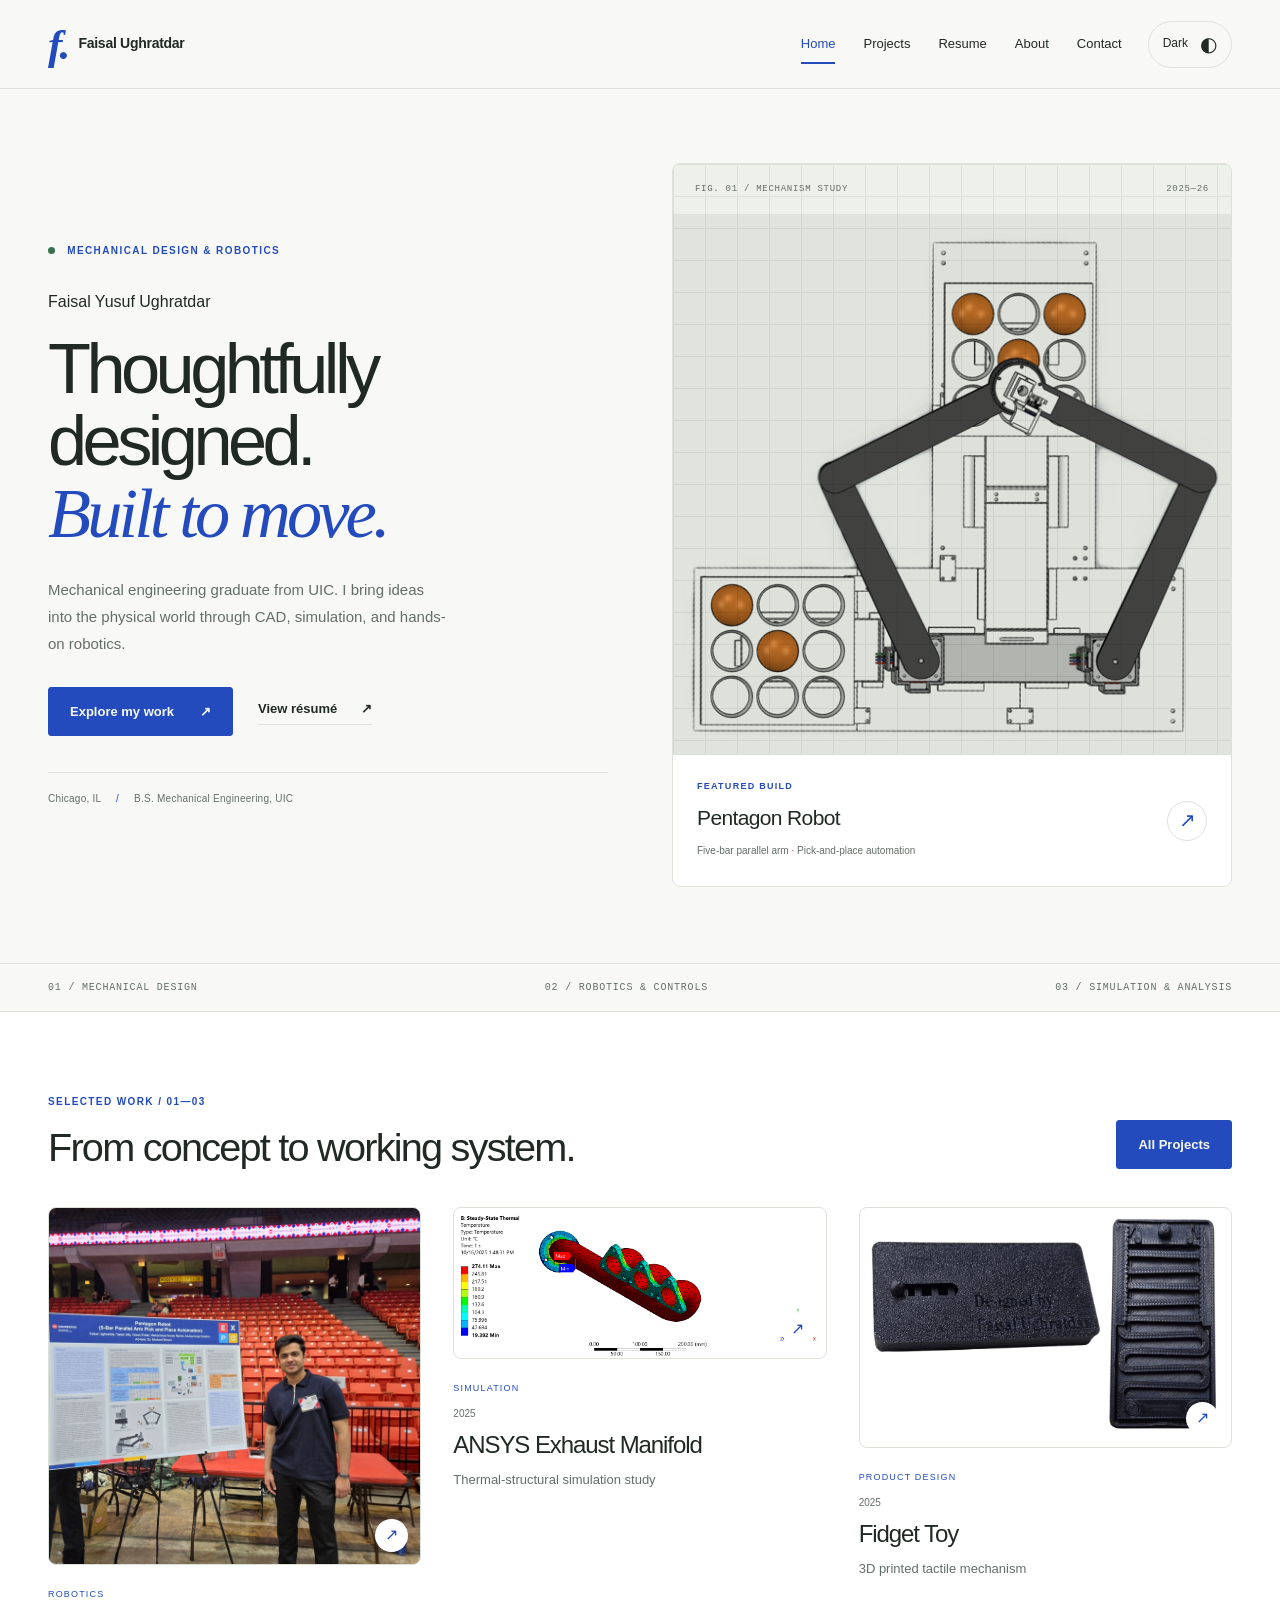
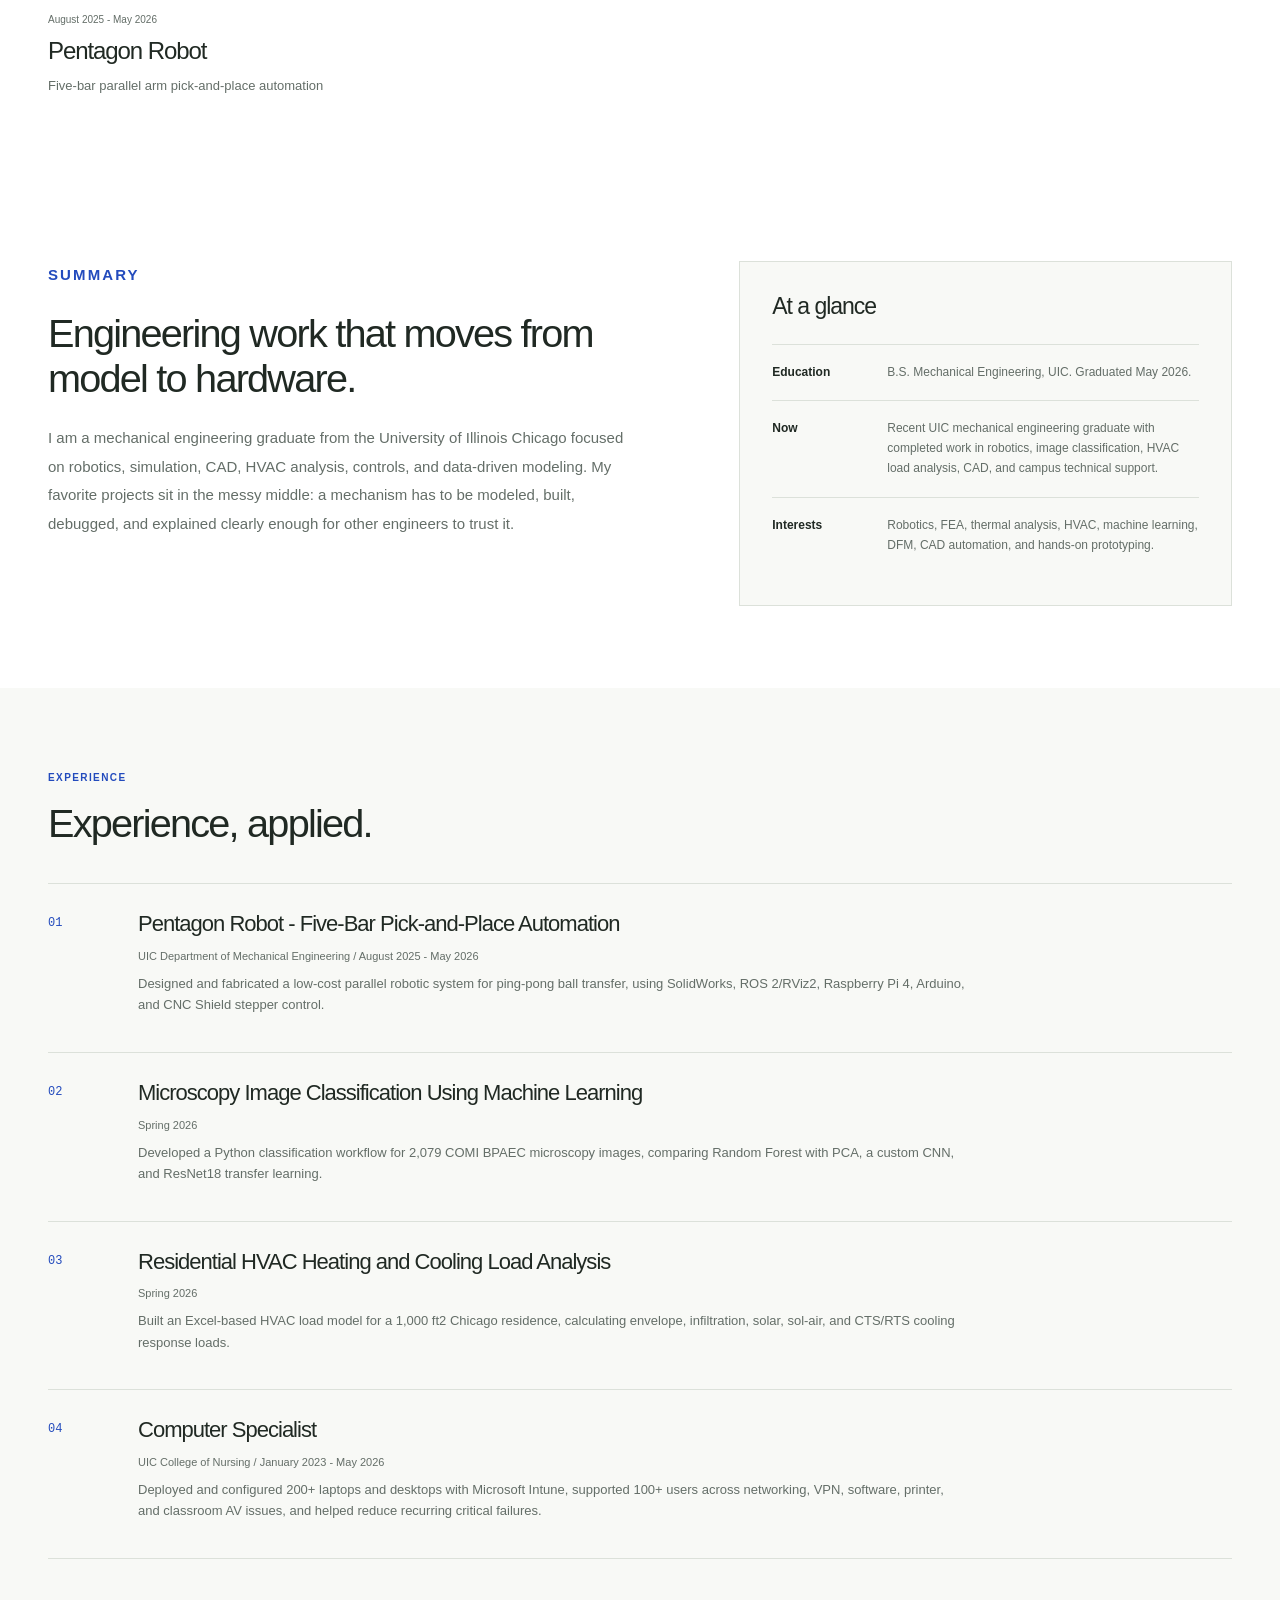
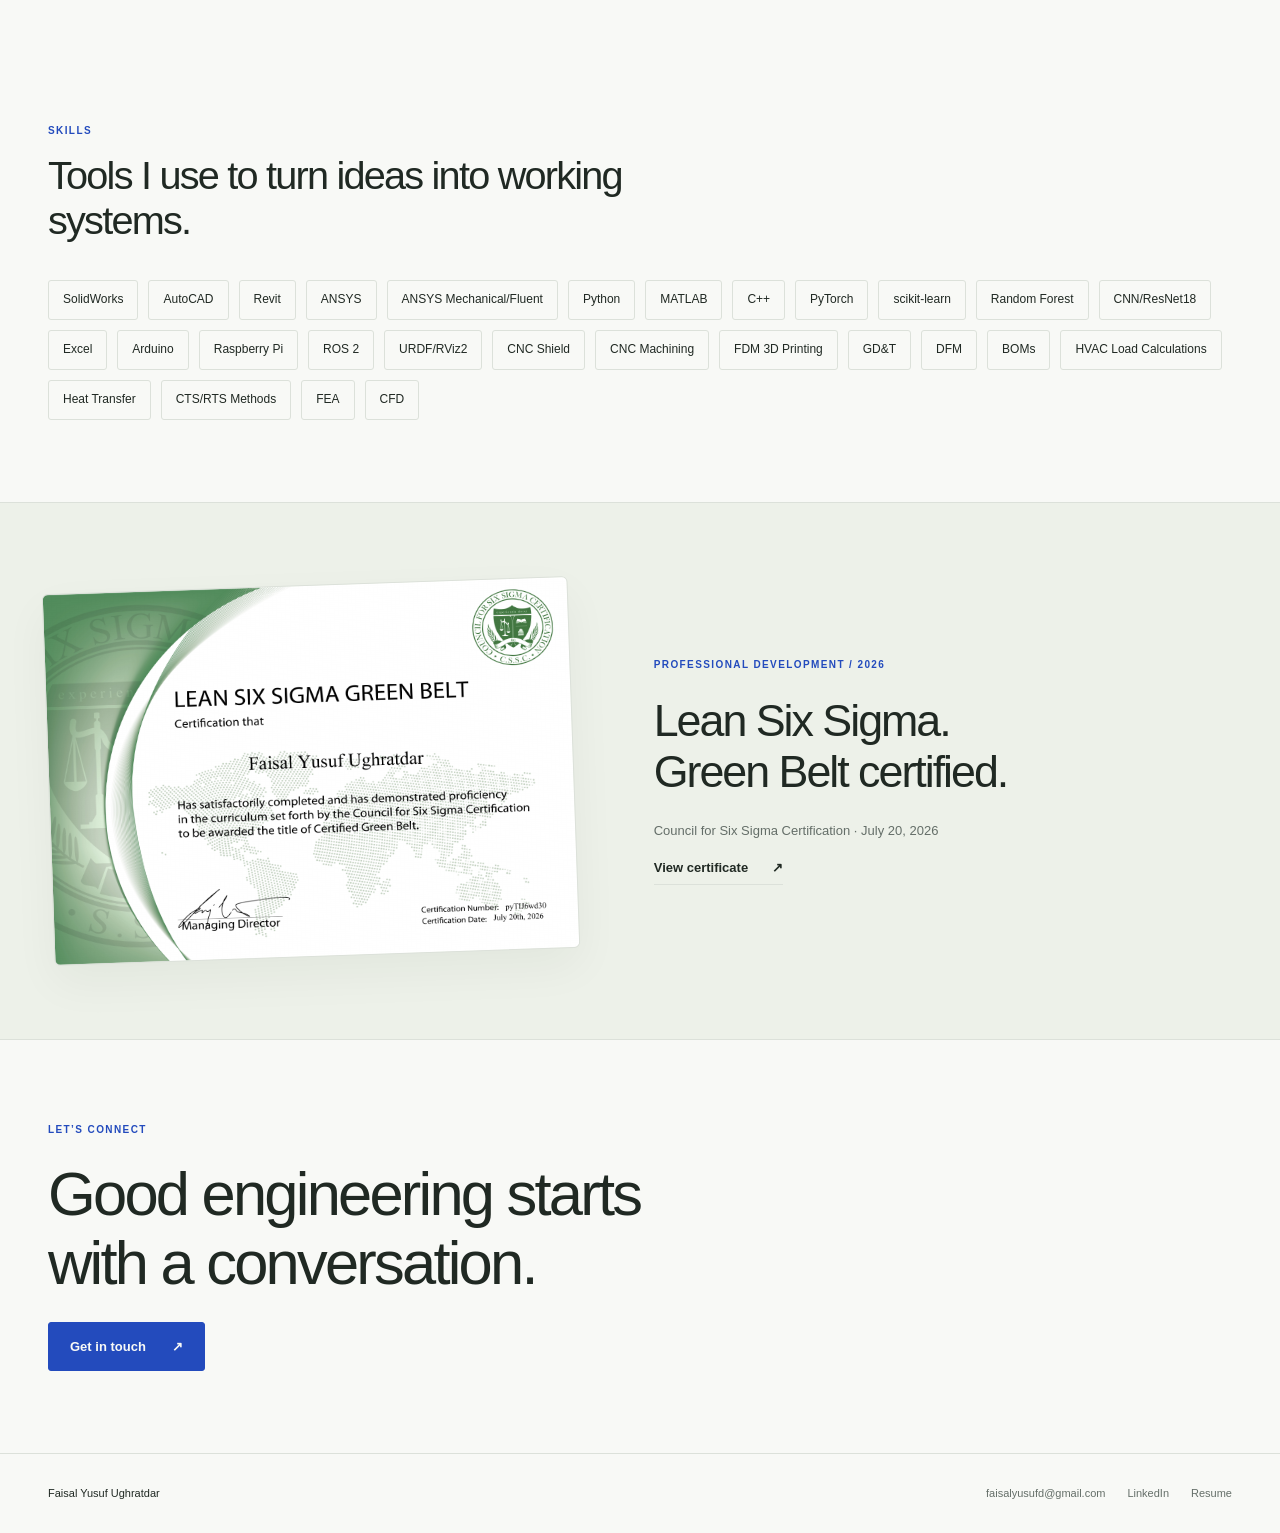
<file: index.html>
<!doctype html>
<html lang="en">
  <head>
    <meta charset="utf-8">
    <meta name="viewport" content="width=device-width, initial-scale=1">
    <meta
      name="description"
      content="Mechanical engineering portfolio for Faisal Yusuf Ughratdar, featuring robotics, CAD, ANSYS simulation, and product design projects.">
    <title>Faisal Yusuf Ughratdar | Mechanical Engineering Portfolio</title>
    <script src="/assets/js/theme.js"></script>
    <meta name="color-scheme" content="light dark">
    <link rel="icon" href="/assets/favicon.svg" type="image/svg+xml">
    <link rel="stylesheet" href="/assets/css/styles.css">
    <link rel="canonical" href="https://mechengrfaisal.com/">
    <meta property="og:type" content="website">
    <meta property="og:title" content="Faisal Yusuf Ughratdar | Mechanical Engineering Portfolio">
    <meta property="og:description" content="Mechanical engineering portfolio for Faisal Yusuf Ughratdar, featuring robotics, CAD, ANSYS simulation, and product design projects.">
    <meta property="og:url" content="https://mechengrfaisal.com/">
    <meta property="og:image" content="https://mechengrfaisal.com/assets/media/projects/pentagon-robot/cad-assembly.png">
    <meta name="twitter:card" content="summary_large_image">
  </head>
  <body>
    <a class="skip-link" href="#main">Skip to content</a>
    <header class="site-header">
      <div class="shell nav-shell">
        <a class="brand" href="/" aria-label="Faisal Yusuf Ughratdar home">
          <span class="brand-mark">f<span class="brand-dot">.</span></span>
          <span>Faisal Ughratdar</span>
        </a>
        <button class="theme-toggle" type="button" data-theme-toggle aria-label="Switch to dark mode" aria-pressed="false">Dark <span aria-hidden="true">◐</span></button>
        <button class="nav-toggle" type="button" aria-expanded="false" aria-label="Open navigation" data-nav-toggle>Menu</button>
        <nav class="nav-links" aria-label="Main navigation" data-nav>
          <a href="/" aria-current="page">Home</a>
          <a href="/projects/">Projects</a>
          <a href="/resume/">Resume</a>
          <a href="/about/">About</a>
          <a href="/contact/">Contact</a>
        </nav>
      </div>
    </header>

    <main id="main">
      <section class="hero shell">
        <div class="hero-copy">
          <p class="eyebrow"><span class="status-dot"></span> Mechanical design &amp; robotics</p>
          <p class="hero-name">Faisal Yusuf Ughratdar</p>
          <h1>Thoughtfully<br>designed.<br><em>Built to move.</em></h1>
          <p class="hero-description">Mechanical engineering graduate from UIC. I bring ideas into the physical world through CAD, simulation, and hands-on robotics.</p>
          <div class="hero-actions"><a class="button" href="/projects/">Explore my work <span aria-hidden="true">↗</span></a><a class="text-link" href="/assets/media/resume/faisal-ughratdar-resume.pdf">View résumé <span aria-hidden="true">↗</span></a></div>
          <div class="hero-location">Chicago, IL <span> / </span> B.S. Mechanical Engineering, UIC</div>
        </div>
        <a class="hero-drawing" href="/projects/pentagon-robot/" aria-label="Explore the Pentagon Robot project">
          <div class="drawing-header"><span>FIG. 01 / MECHANISM STUDY</span><span>2025—26</span></div>
          <div class="drawing-art"><img src="/assets/media/projects/pentagon-robot/cad-assembly.png" alt="Top-view CAD assembly of the five-bar Pentagon Robot" fetchpriority="high"></div>
          <div class="drawing-caption"><div><span class="eyebrow">Featured build</span><strong>Pentagon Robot</strong><span>Five-bar parallel arm · Pick-and-place automation</span></div><span class="circle-arrow" aria-hidden="true">↗</span></div>
        </a>
      </section>
      <div class="discipline-strip"><div class="shell"><span>01 / Mechanical design</span><span>02 / Robotics &amp; controls</span><span>03 / Simulation &amp; analysis</span></div></div>
      <section class="section section--white">
        <div class="shell">
          <div class="section-heading">
            <div>
              <p class="eyebrow">Selected work / 01—03</p>
              <h2>From concept to working system.</h2>
            </div>
            <a class="button button--dark" href="/projects/">All Projects</a>
          </div>
          <div class="project-grid" data-featured-projects></div>
        </div>
      </section>
      <section class="section section--white">
        <div class="shell intro-grid">
          <div class="intro-copy">
            <p class="eyebrow">Summary</p>
            <h2>Engineering work that moves from model to hardware.</h2>
            <p>
              I am a mechanical engineering graduate from the University of Illinois Chicago focused on robotics,
              simulation, CAD, HVAC analysis, controls, and data-driven modeling. My favorite projects sit in the messy middle:
              a mechanism has to be modeled, built, debugged, and explained clearly enough for other engineers to trust it.
            </p>
          </div>
          <aside class="signal-board">
            <h2>At a glance</h2>
            <div class="signal-row">
              <strong>Education</strong>
              <span>B.S. Mechanical Engineering, UIC. Graduated May 2026.</span>
            </div>
            <div class="signal-row">
              <strong>Now</strong>
              <span>Recent UIC mechanical engineering graduate with completed work in robotics, image classification, HVAC load analysis, CAD, and campus technical support.</span>
            </div>
            <div class="signal-row">
              <strong>Interests</strong>
              <span>Robotics, FEA, thermal analysis, HVAC, machine learning, DFM, CAD automation, and hands-on prototyping.</span>
            </div>
          </aside>
        </div>
      </section>

      <section class="section">
        <div class="shell">
          <div class="section-heading">
            <div>
              <p class="eyebrow">Experience</p>
              <h2>Experience, applied.</h2>
            </div>
          </div>
          <div class="timeline">
            <article class="timeline-item">
              <div class="timeline-dot">1</div>
              <div class="timeline-card">
                <h3>Pentagon Robot - Five-Bar Pick-and-Place Automation</h3>
                <p>UIC Department of Mechanical Engineering / August 2025 - May 2026</p>
                <p>
                  Designed and fabricated a low-cost parallel robotic system for ping-pong ball transfer, using
                  SolidWorks, ROS 2/RViz2, Raspberry Pi 4, Arduino, and CNC Shield stepper control.
                </p>
              </div>
            </article>
            <article class="timeline-item">
              <div class="timeline-dot">2</div>
              <div class="timeline-card">
                <h3>Microscopy Image Classification Using Machine Learning</h3>
                <p>Spring 2026</p>
                <p>
                  Developed a Python classification workflow for 2,079 COMI BPAEC microscopy images, comparing
                  Random Forest with PCA, a custom CNN, and ResNet18 transfer learning.
                </p>
              </div>
            </article>
            <article class="timeline-item">
              <div class="timeline-dot">3</div>
              <div class="timeline-card">
                <h3>Residential HVAC Heating and Cooling Load Analysis</h3>
                <p>Spring 2026</p>
                <p>
                  Built an Excel-based HVAC load model for a 1,000 ft2 Chicago residence, calculating envelope,
                  infiltration, solar, sol-air, and CTS/RTS cooling response loads.
                </p>
              </div>
            </article>
            <article class="timeline-item">
              <div class="timeline-dot">4</div>
              <div class="timeline-card">
                <h3>Computer Specialist</h3>
                <p>UIC College of Nursing / January 2023 - May 2026</p>
                <p>
                  Deployed and configured 200+ laptops and desktops with Microsoft Intune, supported 100+ users across
                  networking, VPN, software, printer, and classroom AV issues, and helped reduce recurring critical failures.
                </p>
              </div>
            </article>
          </div>
        </div>
      </section>



      <section class="section">
        <div class="shell">
          <div class="section-heading">
            <div>
              <p class="eyebrow">Skills</p>
              <h2>Tools I use to turn ideas into working systems.</h2>
            </div>
          </div>
          <div class="skills-cloud" data-skills></div>
        </div>
      </section>
<section class="section certification-section"><div class="shell certification"><a class="certificate-image" href="/assets/media/certifications/lean-six-sigma-green-belt.pdf" target="_blank" rel="noreferrer" aria-label="Open Lean Six Sigma Green Belt certificate PDF"><img src="/assets/media/certifications/lean-six-sigma-green-belt.png" alt="Lean Six Sigma Green Belt certificate awarded to Faisal Yusuf Ughratdar" width="1400" height="990" loading="lazy"></a><div><p class="eyebrow">Professional development / 2026</p><h2>Lean Six Sigma.<br>Green Belt certified.</h2><p>Council for Six Sigma Certification · July 20, 2026</p><a class="text-link" href="/assets/media/certifications/lean-six-sigma-green-belt.pdf" target="_blank" rel="noreferrer">View certificate <span aria-hidden="true">↗</span></a></div></div></section><section class="section shell closing"><p class="eyebrow">Let’s connect</p><h2>Good engineering starts<br>with a conversation.</h2><a class="button" href="/contact/">Get in touch <span aria-hidden="true">↗</span></a></section>
    </main>

    <footer class="site-footer">
      <div class="shell footer-shell">
        <strong data-profile-name>Faisal Yusuf Ughratdar</strong>
        <div class="footer-links">
          <a href="mailto:faisalyusufd@gmail.com" data-profile-email>Email</a>
          <a href="https://linkedin.com/in/mechengineerfaisal" data-profile-linkedin target="_blank" rel="noreferrer">LinkedIn</a>
          <a href="/assets/media/resume/faisal-ughratdar-resume.pdf" data-profile-resume>Resume</a>
        </div>
      </div>
    </footer>

    <script src="/assets/js/data.js"></script>
    <script src="/assets/js/site.js"></script>
  </body>
</html>
</file>
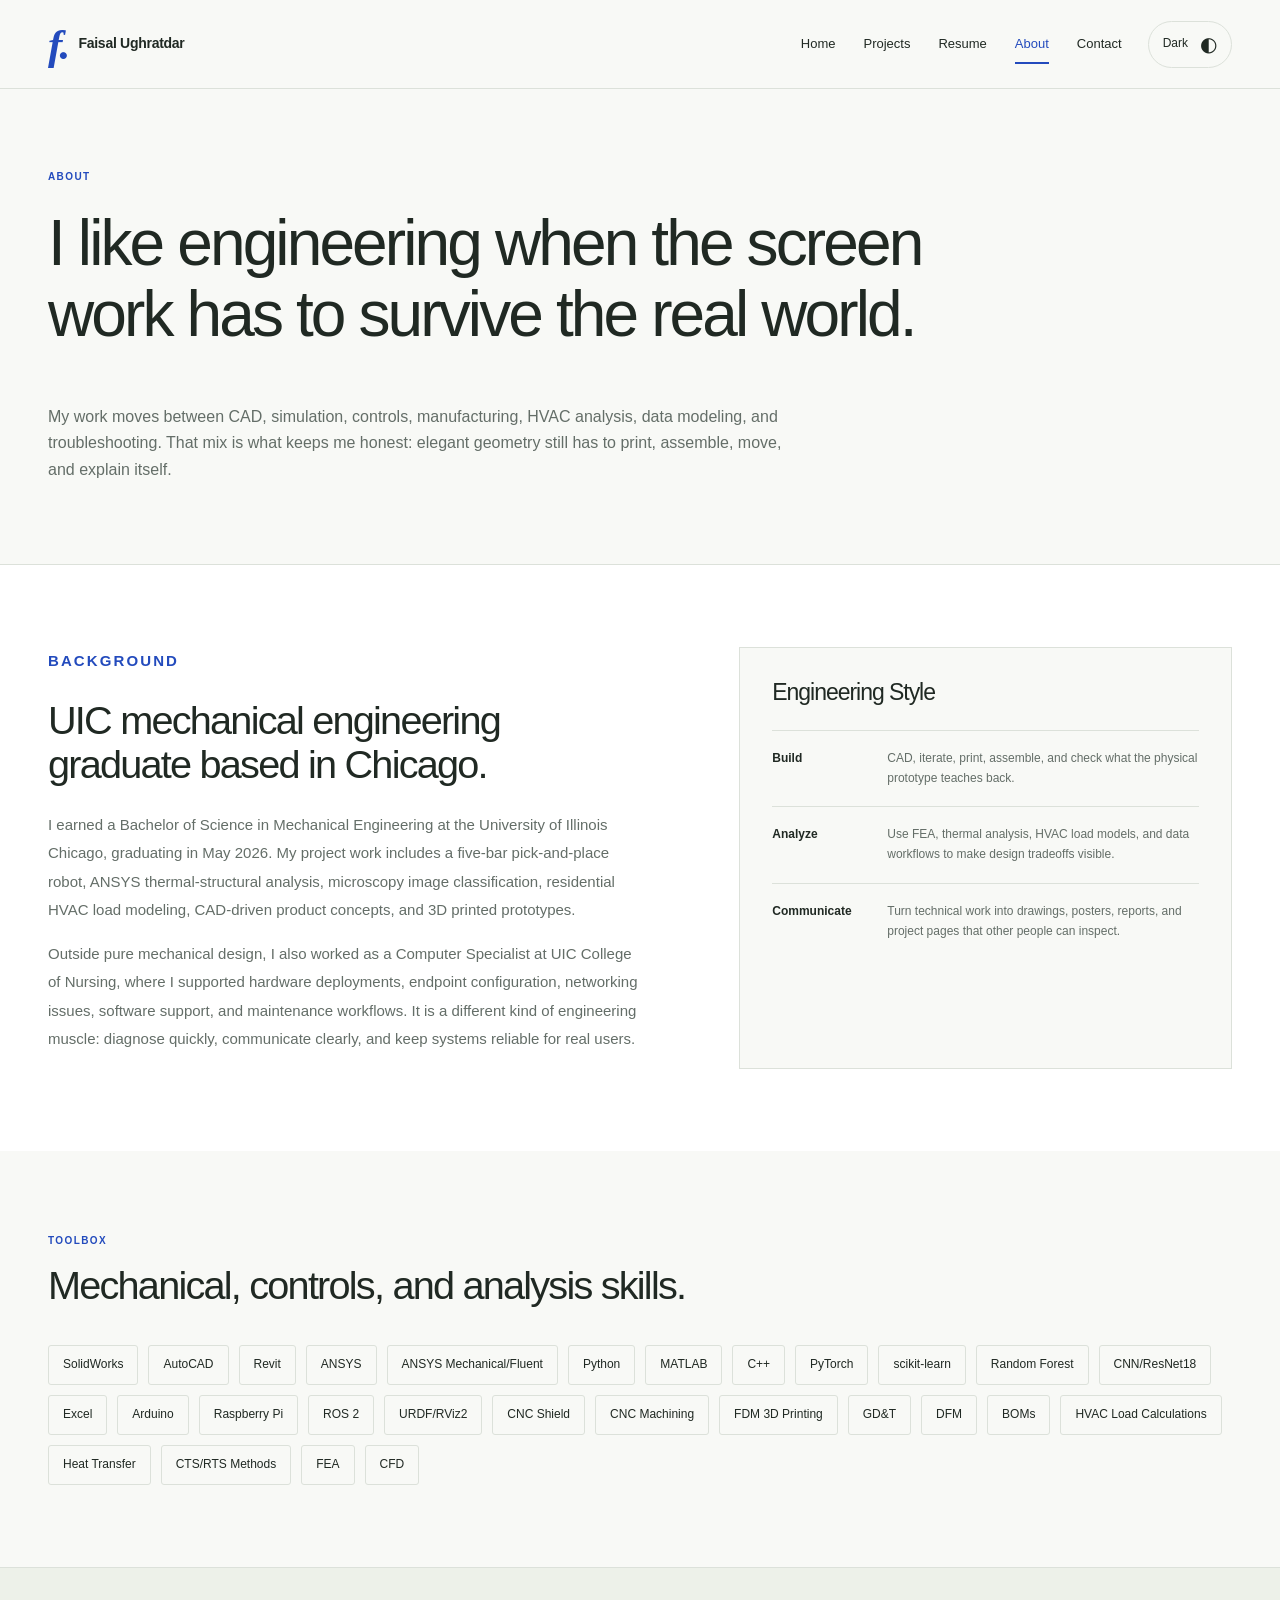
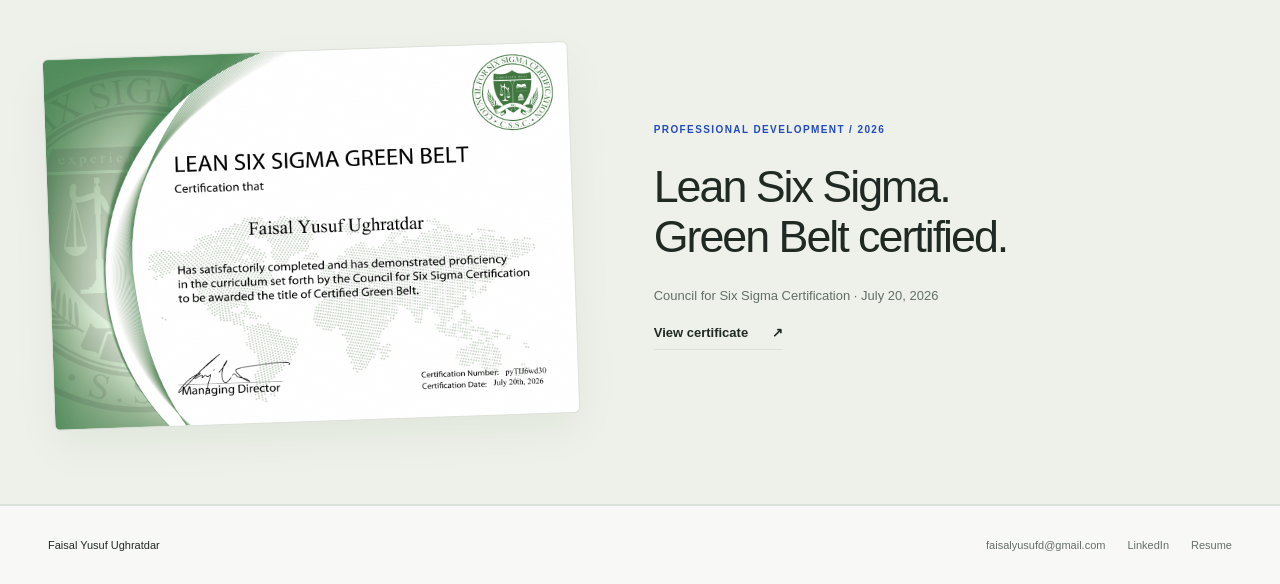
<file: about.html>
<!doctype html>
<html lang="en">
  <head>
    <meta charset="utf-8">
    <meta name="viewport" content="width=device-width, initial-scale=1">
    <meta name="description" content="About Faisal Yusuf Ughratdar.">
    <title>About | Faisal Yusuf Ughratdar</title>
    <script src="/assets/js/theme.js"></script>
    <meta name="color-scheme" content="light dark">
    <link rel="icon" href="/assets/favicon.svg" type="image/svg+xml">
    <link rel="stylesheet" href="/assets/css/styles.css">
    <link rel="canonical" href="https://mechengrfaisal.com/about/">
    <meta property="og:type" content="website">
    <meta property="og:title" content="About | Faisal Yusuf Ughratdar">
    <meta property="og:description" content="About Faisal Yusuf Ughratdar.">
    <meta property="og:url" content="https://mechengrfaisal.com/about/">
    <meta property="og:image" content="https://mechengrfaisal.com/assets/media/projects/pentagon-robot/cad-assembly.png">
    <meta name="twitter:card" content="summary_large_image">
  </head>
  <body>
    <a class="skip-link" href="#main">Skip to content</a>
    <header class="site-header site-header--light">
      <div class="shell nav-shell">
        <a class="brand" href="/" aria-label="Faisal Yusuf Ughratdar home">
          <span class="brand-mark">f<span class="brand-dot">.</span></span>
          <span>Faisal Ughratdar</span>
        </a>
        <button class="theme-toggle" type="button" data-theme-toggle aria-label="Switch to dark mode" aria-pressed="false">Dark <span aria-hidden="true">◐</span></button>
        <button class="nav-toggle" type="button" aria-expanded="false" aria-label="Open navigation" data-nav-toggle>Menu</button>
        <nav class="nav-links" aria-label="Main navigation" data-nav>
          <a href="/">Home</a>
          <a href="/projects/">Projects</a>
          <a href="/resume/">Resume</a>
          <a href="/about/" aria-current="page">About</a>
          <a href="/contact/">Contact</a>
        </nav>
      </div>
    </header>

    <main id="main">
      <section class="page-hero">
        <div class="shell">
          <p class="eyebrow">About</p>
          <h1>I like engineering when the screen work has to survive the real world.</h1>
          <p>
            My work moves between CAD, simulation, controls, manufacturing, HVAC analysis, data modeling, and troubleshooting. That mix is what keeps
            me honest: elegant geometry still has to print, assemble, move, and explain itself.
          </p>
        </div>
      </section>

      <section class="section section--white">
        <div class="shell intro-grid">
          <div class="intro-copy">
            <p class="eyebrow">Background</p>
            <h2>UIC mechanical engineering graduate based in Chicago.</h2>
            <p>
              I earned a Bachelor of Science in Mechanical Engineering at the University of Illinois Chicago,
              graduating in May 2026. My project work includes a five-bar pick-and-place robot, ANSYS thermal-structural
              analysis, microscopy image classification, residential HVAC load modeling, CAD-driven product concepts,
              and 3D printed prototypes.
            </p>
            <p>
              Outside pure mechanical design, I also worked as a Computer Specialist at UIC College of Nursing, where I
              supported hardware deployments, endpoint configuration, networking issues, software support, and maintenance
              workflows. It is a different kind of engineering muscle: diagnose quickly, communicate clearly, and keep
              systems reliable for real users.
            </p>
          </div>
          <aside class="signal-board">
            <h2>Engineering Style</h2>
            <div class="signal-row">
              <strong>Build</strong>
              <span>CAD, iterate, print, assemble, and check what the physical prototype teaches back.</span>
            </div>
            <div class="signal-row">
              <strong>Analyze</strong>
              <span>Use FEA, thermal analysis, HVAC load models, and data workflows to make design tradeoffs visible.</span>
            </div>
            <div class="signal-row">
              <strong>Communicate</strong>
              <span>Turn technical work into drawings, posters, reports, and project pages that other people can inspect.</span>
            </div>
          </aside>
        </div>
      </section>

      <section class="section">
        <div class="shell">
          <div class="section-heading">
            <div>
              <p class="eyebrow">Toolbox</p>
              <h2>Mechanical, controls, and analysis skills.</h2>
            </div>
          </div>
          <div class="skills-cloud" data-skills></div>
        </div>
      </section>
<section class="section certification-section"><div class="shell certification"><a class="certificate-image" href="/assets/media/certifications/lean-six-sigma-green-belt.pdf" target="_blank" rel="noreferrer" aria-label="Open Lean Six Sigma Green Belt certificate PDF"><img src="/assets/media/certifications/lean-six-sigma-green-belt.png" alt="Lean Six Sigma Green Belt certificate awarded to Faisal Yusuf Ughratdar" width="1400" height="990" loading="lazy"></a><div><p class="eyebrow">Professional development / 2026</p><h2>Lean Six Sigma.<br>Green Belt certified.</h2><p>Council for Six Sigma Certification · July 20, 2026</p><a class="text-link" href="/assets/media/certifications/lean-six-sigma-green-belt.pdf" target="_blank" rel="noreferrer">View certificate <span aria-hidden="true">↗</span></a></div></div></section>
    </main>

    <footer class="site-footer">
      <div class="shell footer-shell">
        <strong data-profile-name>Faisal Yusuf Ughratdar</strong>
        <div class="footer-links">
          <a href="mailto:faisalyusufd@gmail.com" data-profile-email>Email</a>
          <a href="https://linkedin.com/in/mechengineerfaisal" data-profile-linkedin target="_blank" rel="noreferrer">LinkedIn</a>
          <a href="/assets/media/resume/faisal-ughratdar-resume.pdf" data-profile-resume>Resume</a>
        </div>
      </div>
    </footer>

    <script src="/assets/js/data.js"></script>
    <script src="/assets/js/site.js"></script>
  </body>
</html>
</file>
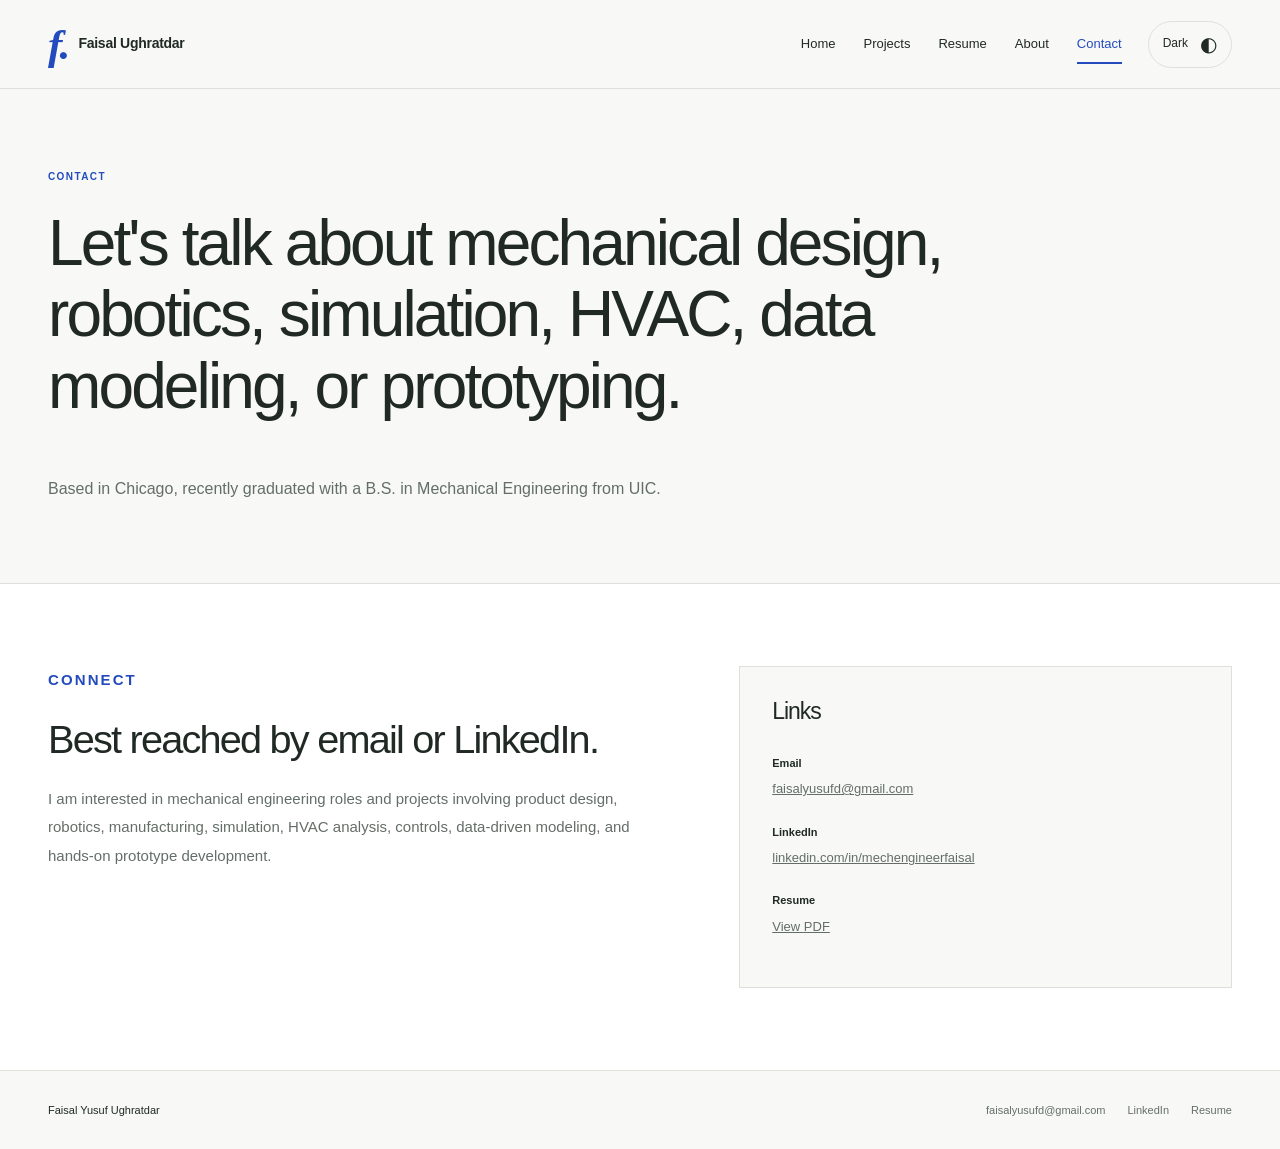
<file: contact.html>
<!doctype html>
<html lang="en">
  <head>
    <meta charset="utf-8">
    <meta name="viewport" content="width=device-width, initial-scale=1">
    <meta name="description" content="Contact Faisal Yusuf Ughratdar.">
    <title>Contact | Faisal Yusuf Ughratdar</title>
    <script src="/assets/js/theme.js"></script>
    <meta name="color-scheme" content="light dark">
    <link rel="icon" href="/assets/favicon.svg" type="image/svg+xml">
    <link rel="stylesheet" href="/assets/css/styles.css">
    <link rel="canonical" href="https://mechengrfaisal.com/contact/">
    <meta property="og:type" content="website">
    <meta property="og:title" content="Contact | Faisal Yusuf Ughratdar">
    <meta property="og:description" content="Contact Faisal Yusuf Ughratdar.">
    <meta property="og:url" content="https://mechengrfaisal.com/contact/">
    <meta property="og:image" content="https://mechengrfaisal.com/assets/media/projects/pentagon-robot/cad-assembly.png">
    <meta name="twitter:card" content="summary_large_image">
  </head>
  <body>
    <a class="skip-link" href="#main">Skip to content</a>
    <header class="site-header site-header--light">
      <div class="shell nav-shell">
        <a class="brand" href="/" aria-label="Faisal Yusuf Ughratdar home">
          <span class="brand-mark">f<span class="brand-dot">.</span></span>
          <span>Faisal Ughratdar</span>
        </a>
        <button class="theme-toggle" type="button" data-theme-toggle aria-label="Switch to dark mode" aria-pressed="false">Dark <span aria-hidden="true">◐</span></button>
        <button class="nav-toggle" type="button" aria-expanded="false" aria-label="Open navigation" data-nav-toggle>Menu</button>
        <nav class="nav-links" aria-label="Main navigation" data-nav>
          <a href="/">Home</a>
          <a href="/projects/">Projects</a>
          <a href="/resume/">Resume</a>
          <a href="/about/">About</a>
          <a href="/contact/" aria-current="page">Contact</a>
        </nav>
      </div>
    </header>

    <main id="main">
      <section class="page-hero">
        <div class="shell">
          <p class="eyebrow">Contact</p>
          <h1>Let's talk about mechanical design, robotics, simulation, HVAC, data modeling, or prototyping.</h1>
          <p>Based in Chicago, recently graduated with a B.S. in Mechanical Engineering from UIC.</p>
        </div>
      </section>

      <section class="section section--white">
        <div class="shell contact-grid">
          <div class="intro-copy">
            <p class="eyebrow">Connect</p>
            <h2>Best reached by email or LinkedIn.</h2>
            <p>
              I am interested in mechanical engineering roles and projects involving product design, robotics,
              manufacturing, simulation, HVAC analysis, controls, data-driven modeling, and hands-on prototype development.
            </p>
          </div>
          <aside class="contact-card">
            <h2>Links</h2>
            <p><strong>Email</strong><br><a href="mailto:faisalyusufd@gmail.com" data-profile-email>faisalyusufd@gmail.com</a></p>
            <p><strong>LinkedIn</strong><br><a href="https://linkedin.com/in/mechengineerfaisal" data-profile-linkedin target="_blank" rel="noreferrer">linkedin.com/in/mechengineerfaisal</a></p>
            <p><strong>Resume</strong><br><a href="/assets/media/resume/faisal-ughratdar-resume.pdf" data-profile-resume>View PDF</a></p>
          </aside>
        </div>
      </section>
    </main>

    <footer class="site-footer">
      <div class="shell footer-shell">
        <strong data-profile-name>Faisal Yusuf Ughratdar</strong>
        <div class="footer-links">
          <a href="mailto:faisalyusufd@gmail.com" data-profile-email>Email</a>
          <a href="https://linkedin.com/in/mechengineerfaisal" data-profile-linkedin target="_blank" rel="noreferrer">LinkedIn</a>
          <a href="/assets/media/resume/faisal-ughratdar-resume.pdf" data-profile-resume>Resume</a>
        </div>
      </div>
    </footer>

    <script src="/assets/js/data.js"></script>
    <script src="/assets/js/site.js"></script>
  </body>
</html>
</file>
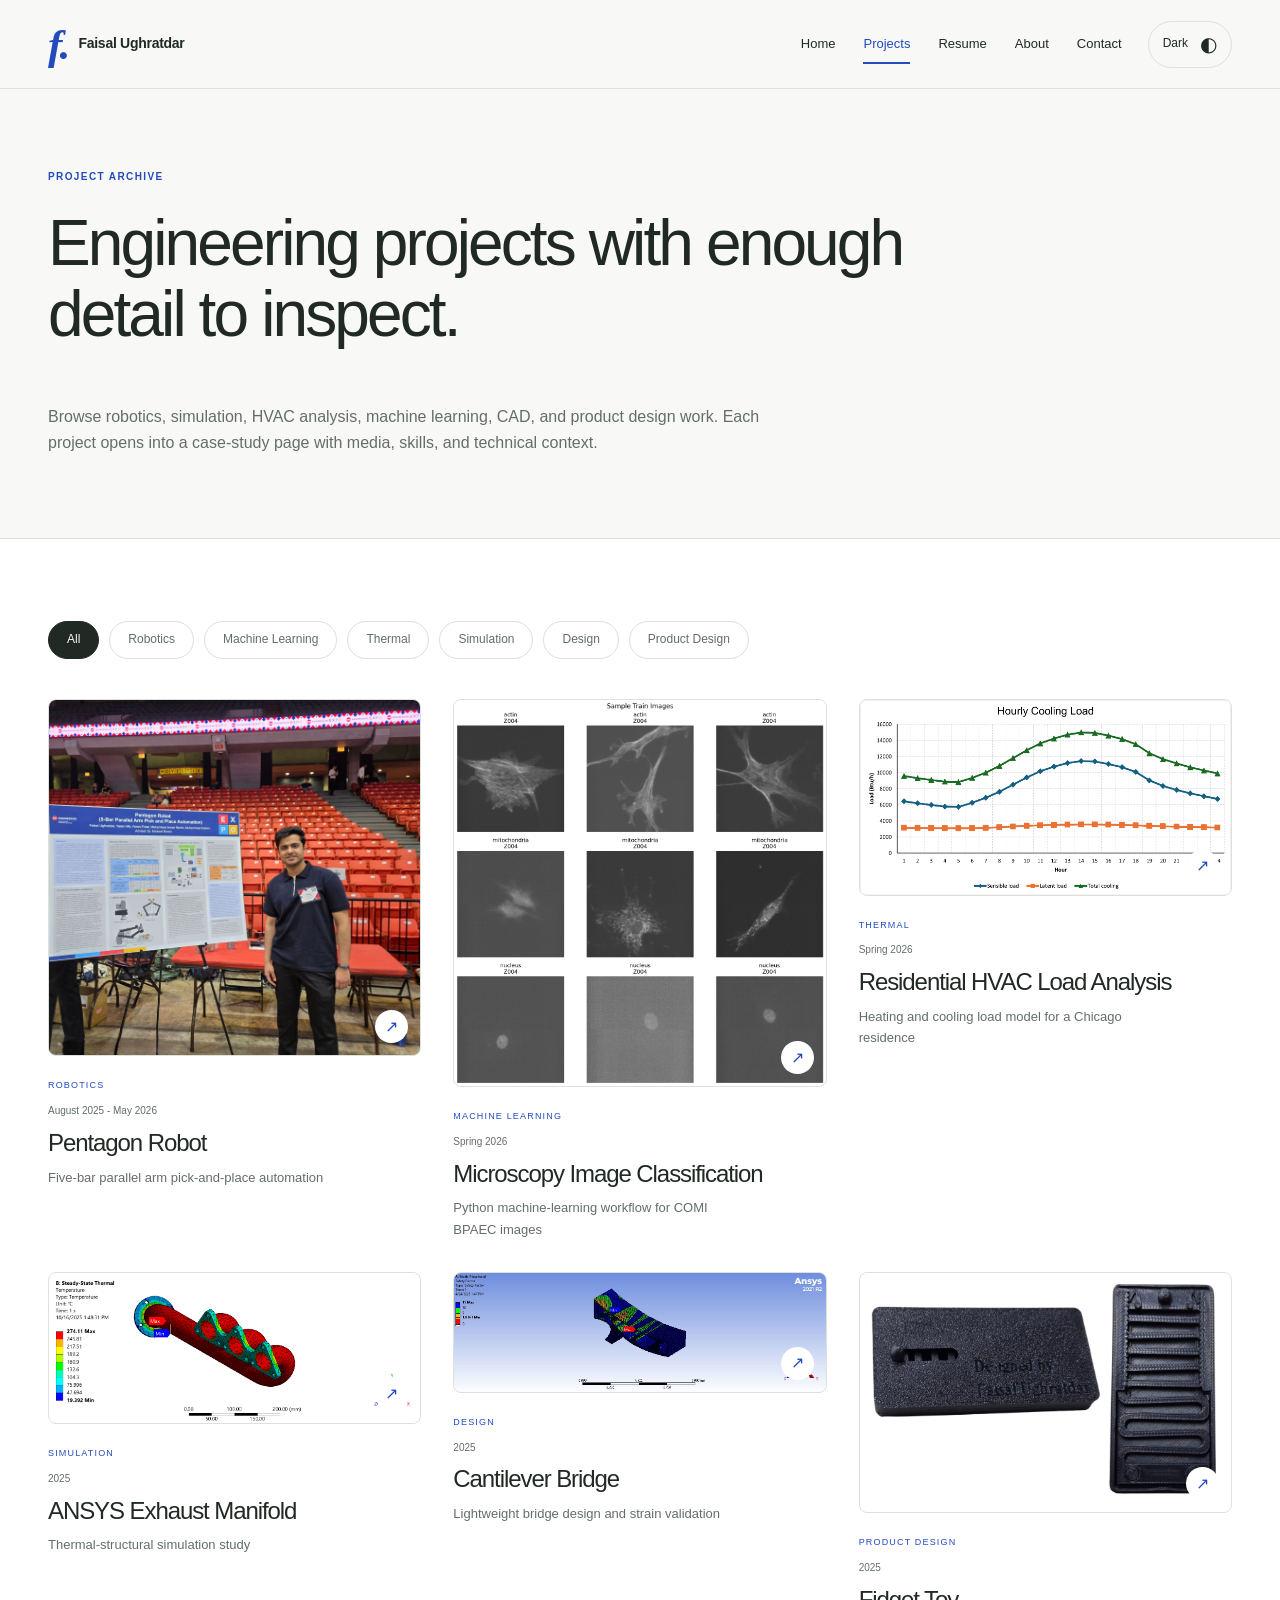
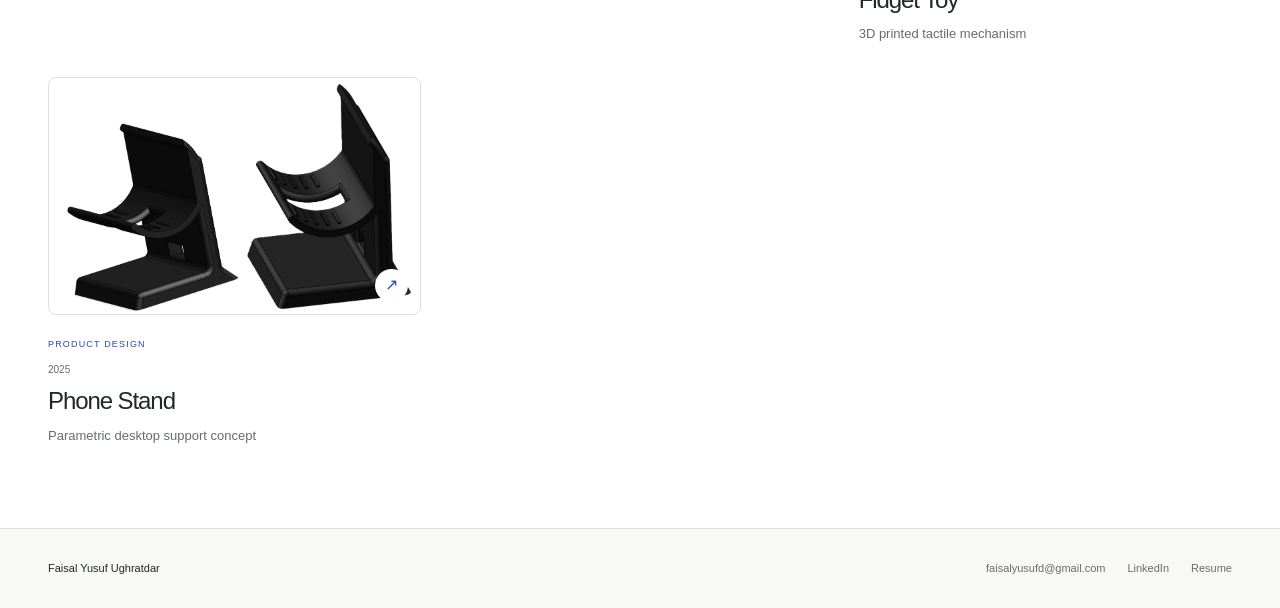
<file: projects.html>
<!doctype html>
<html lang="en">
  <head>
    <meta charset="utf-8">
    <meta name="viewport" content="width=device-width, initial-scale=1">
    <meta name="description" content="Engineering projects by Faisal Yusuf Ughratdar.">
    <title>Projects | Faisal Yusuf Ughratdar</title>
    <script src="/assets/js/theme.js"></script>
    <meta name="color-scheme" content="light dark">
    <link rel="icon" href="/assets/favicon.svg" type="image/svg+xml">
    <link rel="stylesheet" href="/assets/css/styles.css">
    <link rel="canonical" href="https://mechengrfaisal.com/projects/">
    <meta property="og:type" content="website">
    <meta property="og:title" content="Projects | Faisal Yusuf Ughratdar">
    <meta property="og:description" content="Engineering projects by Faisal Yusuf Ughratdar.">
    <meta property="og:url" content="https://mechengrfaisal.com/projects/">
    <meta property="og:image" content="https://mechengrfaisal.com/assets/media/projects/pentagon-robot/cad-assembly.png">
    <meta name="twitter:card" content="summary_large_image">
  </head>
  <body>
    <a class="skip-link" href="#main">Skip to content</a>
    <header class="site-header site-header--light">
      <div class="shell nav-shell">
        <a class="brand" href="/" aria-label="Faisal Yusuf Ughratdar home">
          <span class="brand-mark">f<span class="brand-dot">.</span></span>
          <span>Faisal Ughratdar</span>
        </a>
        <button class="theme-toggle" type="button" data-theme-toggle aria-label="Switch to dark mode" aria-pressed="false">Dark <span aria-hidden="true">◐</span></button>
        <button class="nav-toggle" type="button" aria-expanded="false" aria-label="Open navigation" data-nav-toggle>Menu</button>
        <nav class="nav-links" aria-label="Main navigation" data-nav>
          <a href="/">Home</a>
          <a href="/projects/" aria-current="page">Projects</a>
          <a href="/resume/">Resume</a>
          <a href="/about/">About</a>
          <a href="/contact/">Contact</a>
        </nav>
      </div>
    </header>

    <main id="main">
      <section class="page-hero">
        <div class="shell">
          <p class="eyebrow">Project Archive</p>
          <h1>Engineering projects with enough detail to inspect.</h1>
          <p>Browse robotics, simulation, HVAC analysis, machine learning, CAD, and product design work. Each project opens into a case-study page with media, skills, and technical context.</p>
        </div>
      </section>

      <section class="section section--white">
        <div class="shell">
          <div class="filter-bar" data-project-filters></div>
          <div class="project-grid" data-project-grid></div>
        </div>
      </section>
    </main>

    <footer class="site-footer">
      <div class="shell footer-shell">
        <strong data-profile-name>Faisal Yusuf Ughratdar</strong>
        <div class="footer-links">
          <a href="mailto:faisalyusufd@gmail.com" data-profile-email>Email</a>
          <a href="https://linkedin.com/in/mechengineerfaisal" data-profile-linkedin target="_blank" rel="noreferrer">LinkedIn</a>
          <a href="/assets/media/resume/faisal-ughratdar-resume.pdf" data-profile-resume>Resume</a>
        </div>
      </div>
    </footer>

    <script src="/assets/js/data.js"></script>
    <script src="/assets/js/site.js"></script>
  </body>
</html>
</file>
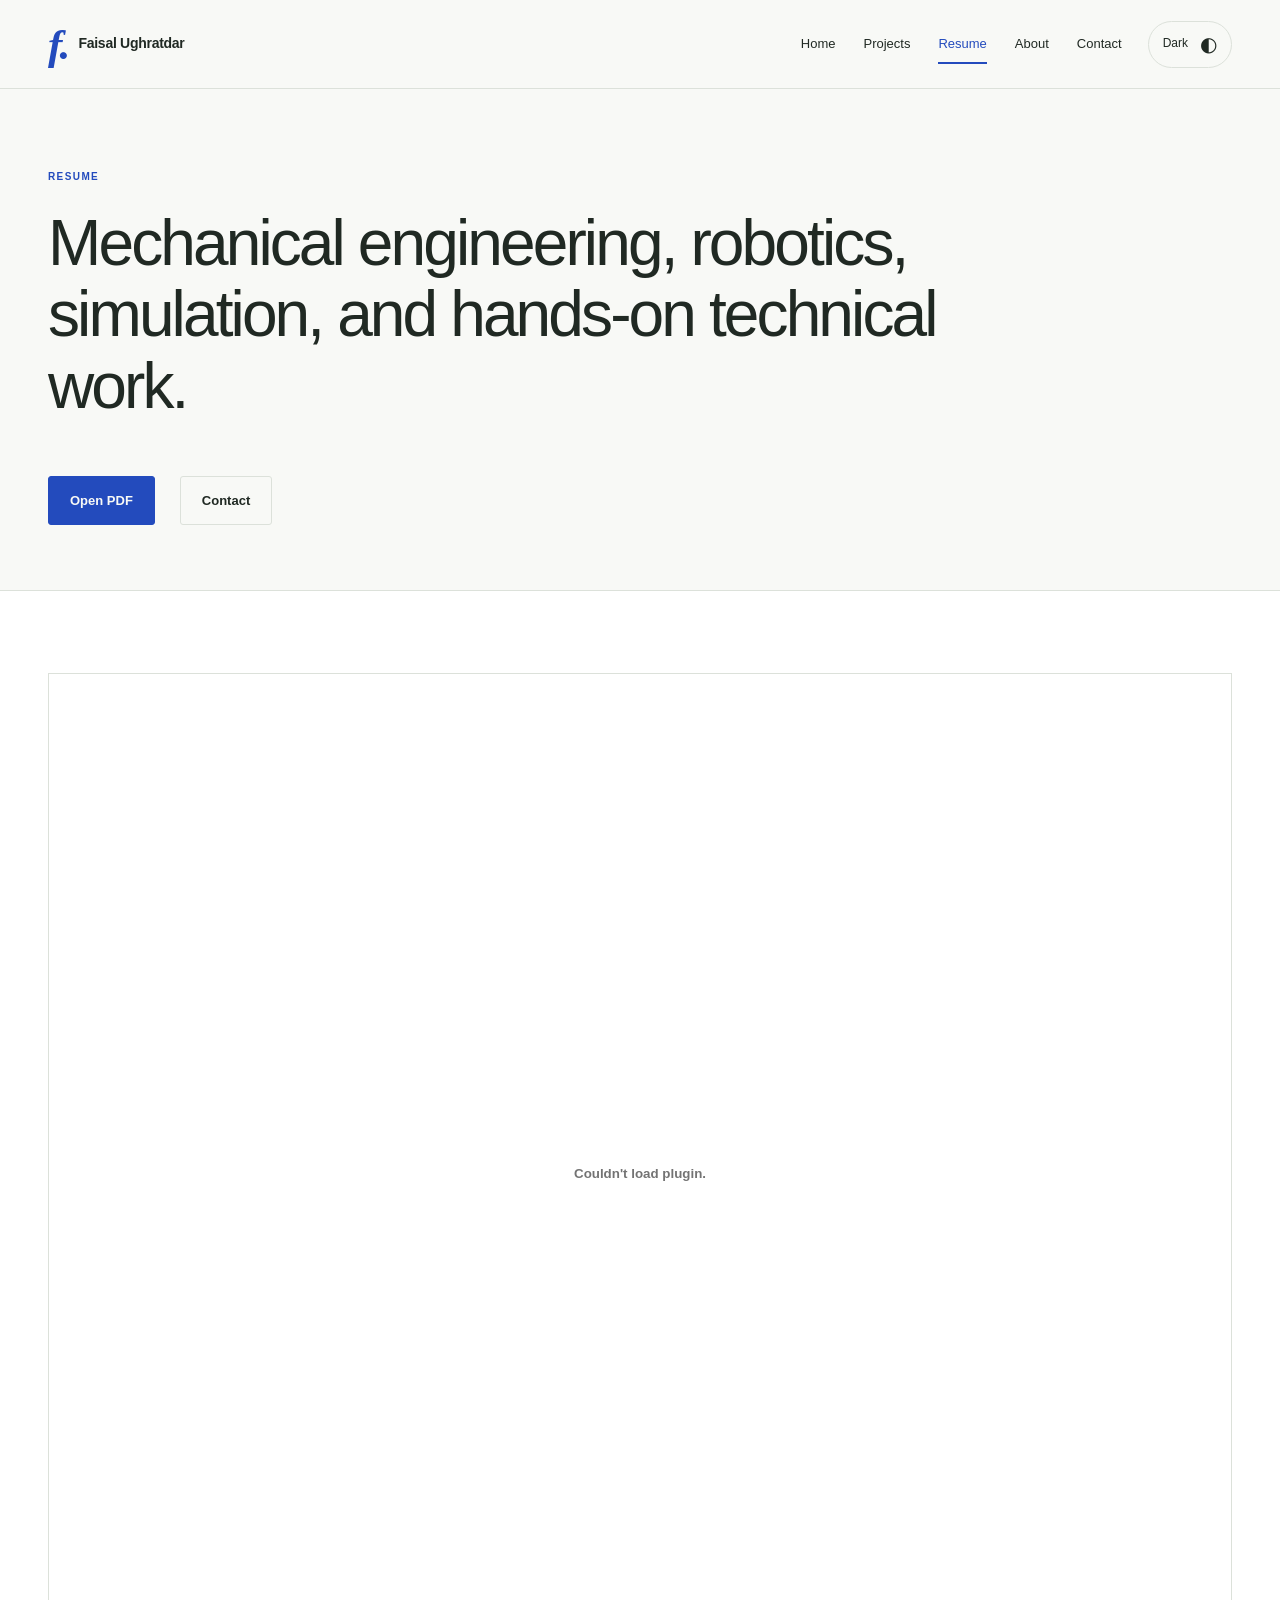
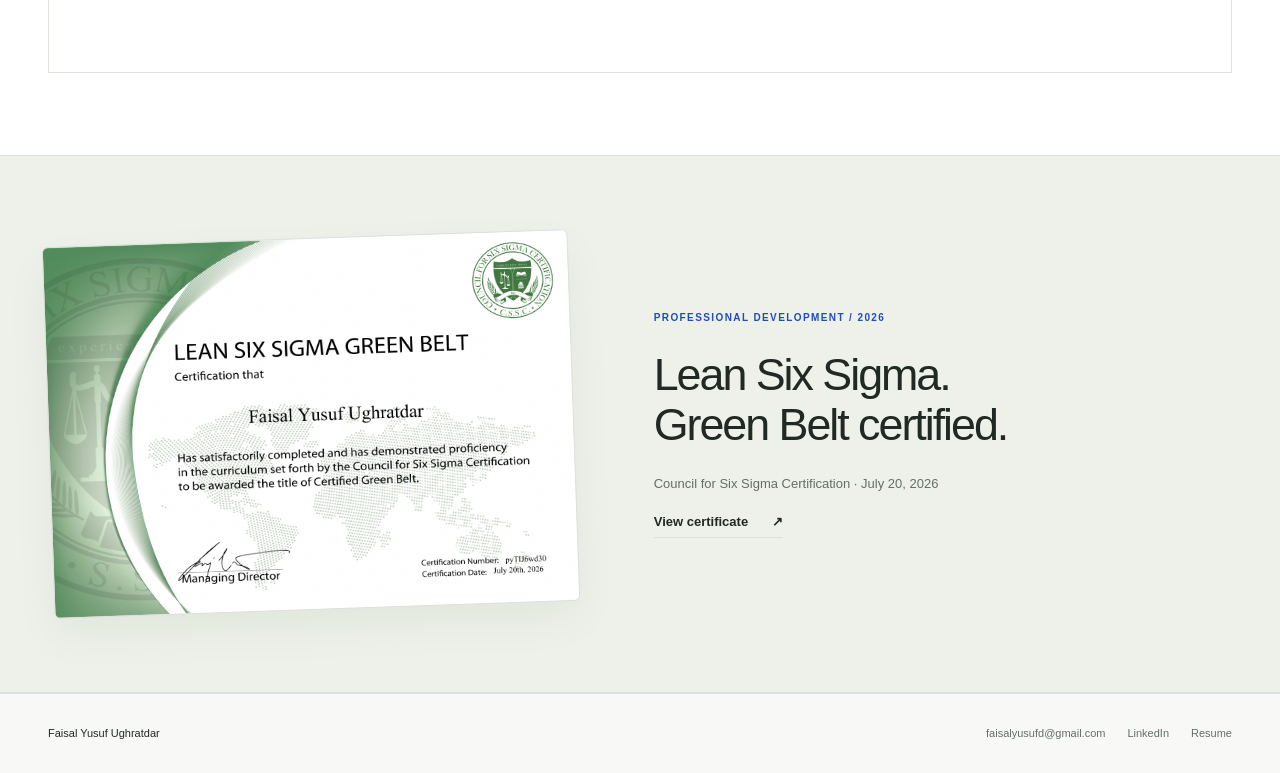
<file: resume.html>
<!doctype html>
<html lang="en">
  <head>
    <meta charset="utf-8">
    <meta name="viewport" content="width=device-width, initial-scale=1">
    <meta name="description" content="Resume for Faisal Yusuf Ughratdar.">
    <title>Resume | Faisal Yusuf Ughratdar</title>
    <script src="/assets/js/theme.js"></script>
    <meta name="color-scheme" content="light dark">
    <link rel="icon" href="/assets/favicon.svg" type="image/svg+xml">
    <link rel="stylesheet" href="/assets/css/styles.css">
    <link rel="canonical" href="https://mechengrfaisal.com/resume/">
    <meta property="og:type" content="website">
    <meta property="og:title" content="Resume | Faisal Yusuf Ughratdar">
    <meta property="og:description" content="Resume for Faisal Yusuf Ughratdar.">
    <meta property="og:url" content="https://mechengrfaisal.com/resume/">
    <meta property="og:image" content="https://mechengrfaisal.com/assets/media/projects/pentagon-robot/cad-assembly.png">
    <meta name="twitter:card" content="summary_large_image">
  </head>
  <body>
    <a class="skip-link" href="#main">Skip to content</a>
    <header class="site-header site-header--light">
      <div class="shell nav-shell">
        <a class="brand" href="/" aria-label="Faisal Yusuf Ughratdar home">
          <span class="brand-mark">f<span class="brand-dot">.</span></span>
          <span>Faisal Ughratdar</span>
        </a>
        <button class="theme-toggle" type="button" data-theme-toggle aria-label="Switch to dark mode" aria-pressed="false">Dark <span aria-hidden="true">◐</span></button>
        <button class="nav-toggle" type="button" aria-expanded="false" aria-label="Open navigation" data-nav-toggle>Menu</button>
        <nav class="nav-links" aria-label="Main navigation" data-nav>
          <a href="/">Home</a>
          <a href="/projects/">Projects</a>
          <a href="/resume/" aria-current="page">Resume</a>
          <a href="/about/">About</a>
          <a href="/contact/">Contact</a>
        </nav>
      </div>
    </header>

    <main id="main">
      <section class="page-hero">
        <div class="shell">
          <p class="eyebrow">Resume</p>
          <h1>Mechanical engineering, robotics, simulation, and hands-on technical work.</h1>
          <div class="button-row">
            <a class="button" href="/assets/media/resume/faisal-ughratdar-resume.pdf" data-profile-resume>Open PDF</a>
            <a class="button button--ghost" href="/contact/">Contact</a>
          </div>
        </div>
      </section>

      <section class="section section--white">
        <div class="shell">
          <embed class="resume-frame" src="/assets/media/resume/faisal-ughratdar-resume.pdf" type="application/pdf">
        </div>
      </section>
<section class="section certification-section"><div class="shell certification"><a class="certificate-image" href="/assets/media/certifications/lean-six-sigma-green-belt.pdf" target="_blank" rel="noreferrer" aria-label="Open Lean Six Sigma Green Belt certificate PDF"><img src="/assets/media/certifications/lean-six-sigma-green-belt.png" alt="Lean Six Sigma Green Belt certificate awarded to Faisal Yusuf Ughratdar" width="1400" height="990" loading="lazy"></a><div><p class="eyebrow">Professional development / 2026</p><h2>Lean Six Sigma.<br>Green Belt certified.</h2><p>Council for Six Sigma Certification · July 20, 2026</p><a class="text-link" href="/assets/media/certifications/lean-six-sigma-green-belt.pdf" target="_blank" rel="noreferrer">View certificate <span aria-hidden="true">↗</span></a></div></div></section>
    </main>

    <footer class="site-footer">
      <div class="shell footer-shell">
        <strong data-profile-name>Faisal Yusuf Ughratdar</strong>
        <div class="footer-links">
          <a href="mailto:faisalyusufd@gmail.com" data-profile-email>Email</a>
          <a href="https://linkedin.com/in/mechengineerfaisal" data-profile-linkedin target="_blank" rel="noreferrer">LinkedIn</a>
          <a href="/assets/media/resume/faisal-ughratdar-resume.pdf" data-profile-resume>Resume</a>
        </div>
      </div>
    </footer>

    <script src="/assets/js/data.js"></script>
    <script src="/assets/js/site.js"></script>
  </body>
</html>
</file>
<file: assets/css/styles.css>
:root {
  --paper:#f8f9f6;
  --white:#fff;
  --ink:#202923;
  --muted:#646e68;
  --line:#dce1da;
  --blue:#234bbd;
  --tint:#edf1e9;
  --green:#39714d;
  --shadow:0 18px 45px #18271a0c;
  color-scheme:light}

:root[data-theme=dark] {
  --paper:#141a18;
  --white:#1b2320;
  --ink:#e8ede7;
  --muted:#a3afa7;
  --line:#35433b;
  --blue:#a7bcff;
  --tint:#232f28;
  --green:#a5d4b1;
  --shadow:0 18px 45px #0002;
  color-scheme:dark}

* {
  box-sizing:border-box}
html {
  scroll-behavior:smooth;
  scroll-padding-top:100px}
body {
  margin:0;
  background:var(--paper);
  color:var(--ink);
  font-family:Arial,Helvetica,sans-serif;
  font-size:16px;
  line-height:1.65}
a {
  color:inherit}
button {
  font:inherit;
  cursor:pointer}
img,iframe,embed {
  display:block;
  max-width:100%}
img {
  height:auto}
button,a {
  -webkit-tap-highlight-color:transparent}
a:focus-visible,button:focus-visible {
  outline:3px solid var(--blue);
  outline-offset:5px}
::selection {
  background:#cbd9ff;
  color:#172c64}
h1,h2,h3,p {
  margin-top:0}
h1,h2,h3 {
  font-weight:500;
  line-height:1.12;
  letter-spacing:-.045em}
h2 {
  font-size:clamp(30px,3.1vw,44px);
  margin-bottom:24px}
h3 {
  font-size:24px}
p {
  color:var(--muted)}
.shell {
  width:min(1240px,calc(100% - 96px));
  margin-inline:auto}
.skip-link {
  position:fixed;
  left:20px;
  top:-100px;
  z-index:100;
  background:var(--white);
  padding:12px}
.skip-link:focus {
  top:10px}
.site-header {
  position:sticky;
  top:0;
  z-index:20;
  background:var(--paper);
  border-bottom:1px solid var(--line)}
.nav-shell {
  min-height:88px;
  display:flex;
  align-items:center;
  gap:26px}
.brand {
  display:flex;
  gap:14px;
  align-items:center;
  text-decoration:none;
  margin-right:auto;
  font-size:14px;
  font-weight:600;
  letter-spacing:-.02em}
.brand-mark {
  font-family:Georgia,serif;
  font-style:italic;
  font-size:43px;
  line-height:1;
  letter-spacing:-.1em;
  color:var(--blue)}
.brand-dot {
  font-style:normal}
.nav-links {
  display:flex;
  gap:28px;
  align-items:center;
  order:1}
.nav-links a {
  text-decoration:none;
  font-size:13px;
  position:relative;
  padding:12px 0}
.nav-links a:hover,.nav-links a[aria-current] {
  color:var(--blue)}
.nav-links a[aria-current]:after {
  content:'';
  position:absolute;
  bottom:3px;
  left:0;
  width:100%;
  height:2px;
  background:var(--blue)}
.theme-toggle {
  order:2;
  border:1px solid var(--line);
  border-radius:30px;
  background:transparent;
  color:var(--ink);
  padding:6px 14px;
  font-size:12px;
  display:flex;
  gap:12px;
  align-items:center}
.theme-toggle span {
  font-size:20px}
.nav-toggle {
  display:none;
  order:3}
.hero {
  display:grid;
  grid-template-columns:1fr 1fr;
  gap:64px;
  padding-block:74px 76px;
  align-items:center}
.eyebrow {
  text-transform:uppercase;
  letter-spacing:.14em;
  font-size:10px;
  font-weight:700;
  color:var(--blue);
  margin-bottom:22px;
  display:block}
.status-dot {
  width:7px;
  height:7px;
  border-radius:50%;
  display:inline-block;
  background:var(--green);
  margin-right:8px}
.hero-name {
  font-size:16px;
  color:var(--ink);
  margin:30px 0 18px}
.hero h1 {
  font-size:clamp(52px,5.5vw,78px);
  line-height:1.02;
  letter-spacing:-.065em;
  margin-bottom:26px}
.hero h1 em {
  font-family:Georgia,'Times New Roman',serif;
  color:var(--blue);
  font-weight:400;
  letter-spacing:-.055em}
.hero-description {
  max-width:400px;
  font-size:15px;
  line-height:1.8}
.hero-actions,.button-row {
  display:flex;
  gap:25px;
  align-items:center;
  flex-wrap:wrap;
  margin-top:30px}
.button {
  display:inline-flex;
  justify-content:center;
  align-items:center;
  gap:26px;
  text-decoration:none;
  border:1px solid var(--blue);
  background:var(--blue);
  color:var(--paper);
  padding:13px 21px;
  font-size:13px;
  font-weight:600;
  border-radius:3px;
  transition:transform .2s}
.button:hover {
  transform:translateY(-2px)}
.button--ghost {
  color:var(--ink);
  background:transparent;
  border-color:var(--line)}
.text-link {
  text-decoration:none;
  font-size:13px;
  font-weight:600;
  border-bottom:1px solid var(--line);
  padding-bottom:5px;
  display:inline-flex;
  gap:24px;
  align-items:center}
.text-link:hover {
  color:var(--blue)}
.hero-location {
  border-top:1px solid var(--line);
  margin-top:36px;
  padding-top:18px;
  color:var(--muted);
  font-size:10px;
  letter-spacing:.025em}
.hero-location span {
  margin:0 12px;
  color:var(--blue)}
.hero-drawing {
  align-self:center;
  display:flex;
  flex-direction:column;
  text-decoration:none;
  background-color:var(--tint);
  background-image:linear-gradient(var(--line) 1px,transparent 1px),linear-gradient(90deg,var(--line) 1px,transparent 1px);
  background-size:32px 32px;
  border:1px solid var(--line);
  position:relative;
  min-width:0}
.drawing-header {
  display:flex;
  justify-content:space-between;
  gap:12px;
  padding:20px 22px;
  font:9px ui-monospace,Consolas,monospace;
  letter-spacing:.08em;
  color:var(--muted)}
.drawing-art {
  display:grid;
  place-items:center;
  padding:0}
.drawing-art img {
  width:100%;
  max-height:none;
  object-fit:contain;
  mix-blend-mode:multiply}
:root[data-theme=dark] .drawing-art img {
  mix-blend-mode:normal;
  border-radius:4px}
.drawing-caption {
  display:flex;
  align-items:center;
  justify-content:space-between;
  gap:16px;
  background:var(--white);
  padding:24px;
  border-top:1px solid var(--line)}
.drawing-caption .eyebrow {
  font-size:9px;
  margin-bottom:7px}
.drawing-caption strong {
  display:block;
  font-weight:500;
  font-size:21px;
  letter-spacing:-.03em}
.drawing-caption div>span:last-child {
  font-size:10px;
  color:var(--muted)}
.circle-arrow {
  display:grid;
  place-items:center;
  width:40px;
  height:40px;
  border:1px solid var(--line);
  border-radius:50%;
  font-size:20px;
  flex-shrink:0;
  color:var(--blue)}
.discipline-strip {
  border-block:1px solid var(--line)}
.discipline-strip .shell {
  display:flex;
  justify-content:space-between;
  padding-block:18px;
  gap:20px;
  font:10px ui-monospace,Consolas,monospace;
  text-transform:uppercase;
  letter-spacing:.08em;
  color:var(--muted)}
.section {
  padding-block:82px}
.section--white {
  background:var(--white)}
.section-heading {
  display:flex;
  justify-content:space-between;
  align-items:end;
  gap:30px;
  margin-bottom:38px}
.section-heading h2 {
  margin:0;
  max-width:720px}
.section-heading .eyebrow {
  margin-bottom:14px}
.section-heading>.eyebrow {
  margin:0}
.project-grid {
  display:grid;
  grid-template-columns:repeat(3,minmax(0,1fr));
  gap:32px}
.project-card {
  text-decoration:none;
  display:flex;
  flex-direction:column;
  min-width:0}
.project-card__image {
  background:var(--tint);
  position:relative;
  overflow:hidden;
  border:1px solid var(--line);
  border-radius:8px;
  align-self:start;}
.project-card img {
  width:100%;
  height:auto;
  object-fit:contain;
  transition:transform .35s}
.project-card:hover img {
  transform:scale(1.035)}
.card-arrow {
  position:absolute;
  right:12px;
  bottom:12px;
  width:33px;
  height:33px;
  display:grid;
  place-items:center;
  background:var(--white);
  color:var(--blue);
  border-radius:50%}
.project-card__category {
  font-size:9px;
  color:var(--blue);
  text-transform:uppercase;
  letter-spacing:.13em;
  margin-top:22px}
.project-card__body {
  padding-top:10px}
.project-card__body p {
  font-size:10px;
  margin-bottom:10px}
.project-card h3 {
  font-size:24px;
  margin-bottom:10px}
.project-card__body>span {
  font-size:13px;
  color:var(--muted);
  display:block;
  max-width:300px}
.intro-grid,.contact-grid {
  display:grid;
  grid-template-columns:1.2fr 1fr;
  gap:100px}
.intro-copy p {
  font-size:15px;
  line-height:1.9}
.signal-board,.contact-card,.project-panel {
  border:1px solid var(--line);
  background:var(--paper);
  padding:32px}
.signal-board h2,.contact-card h2,.project-panel h2 {
  font-size:23px}
.signal-row {
  display:grid;
  grid-template-columns:95px 1fr;
  gap:20px;
  padding:18px 0;
  border-top:1px solid var(--line);
  font-size:12px}
.signal-row strong {
  font-weight:600}
.signal-row span {
  color:var(--muted)}
.timeline {
  border-top:1px solid var(--line)}
.timeline-item {
  display:grid;
  grid-template-columns:65px 1fr;
  border-bottom:1px solid var(--line);
  padding:28px 0;
  gap:25px}
.timeline-dot {
  color:var(--blue);
  font:12px ui-monospace,Consolas,monospace;
  padding-top:4px}
.timeline-dot:before {
  content:'0'}
.timeline-card h3 {
  font-size:22px;
  margin-bottom:10px}
.timeline-card p {
  font-size:13px;
  max-width:830px;
  margin-bottom:8px}
.timeline-card p:first-of-type {
  font-size:11px}
.skills-cloud,.tag-list {
  display:flex;
  flex-wrap:wrap;
  gap:10px}
.skills-cloud span,.tag-list span {
  padding:9px 14px;
  border:1px solid var(--line);
  font-size:12px;
  border-radius:3px}
.certification-section {
  border-block:1px solid var(--line);
  background:var(--tint)}
.certification {
  display:grid;
  grid-template-columns:1fr 1.1fr;
  gap:80px;
  align-items:center}
.certificate-image {
  display:block;
  padding:0;
  overflow:hidden;
  border-radius:6px;
  background:var(--tint);
  box-shadow:var(--shadow);
  border:1px solid var(--line);
  transform:rotate(-2deg);
  transition:transform .2s}
.certificate-image:hover {
  transform:rotate(0)}
.certification h2 {
  font-size:clamp(28px,3.5vw,46px)}
.certification p:not(.eyebrow) {
  font-size:13px}
.closing {
  position:relative}
.closing h2 {
  font-size:clamp(35px,4.8vw,64px)}
.site-footer {
  border-top:1px solid var(--line);
  padding-block:30px}
.footer-shell {
  display:flex;
  justify-content:space-between;
  gap:24px;
  align-items:center;
  font-size:11px}
.footer-shell strong {
  font-weight:500}
.footer-links {
  display:flex;
  flex-wrap:wrap;
  gap:22px}
.footer-links a {
  text-decoration:none;
  color:var(--muted)}
.page-hero {
  padding:80px 0 65px;
  border-bottom:1px solid var(--line)}
.page-hero h1 {
  font-size:clamp(38px,5vw,66px);
  max-width:960px}
.page-hero p:not(.eyebrow) {
  max-width:760px;
  font-size:16px}
.filter-bar {
  display:flex;
  flex-wrap:wrap;
  gap:10px;
  margin-bottom:40px}
.filter-pill {
  border:1px solid var(--line);
  color:var(--muted);
  background:transparent;
  padding:8px 18px;
  border-radius:30px;
  font-size:12px}
.filter-pill.is-active {
  background:var(--ink);
  color:var(--paper);
  border-color:var(--ink)}
.project-hero {
  padding:55px max(48px,calc((100vw - 1240px)/2));
  display:grid;
  grid-template-columns:1fr 1fr;
  gap:60px;
  align-items:center;
  border-bottom:1px solid var(--line)}
.project-hero>img {
  grid-column:2;
  grid-row:1;
  width:auto;
  height:auto;
  justify-self:center;
  border-radius:8px;
  max-height:440px;
  object-fit:contain;
  background:var(--tint);
  border:1px solid var(--line)}
.project-hero__overlay {
  display:none}
.project-hero__content.shell {
  grid-column:1;
  grid-row:1;
  width:100%}
.project-hero__content h1 {
  font-size:clamp(38px,4.5vw,64px)}
.project-hero__content>p {
  font-size:11px;
  text-transform:uppercase;
  letter-spacing:.08em}
.project-hero__content>span {
  font-size:16px;
  color:var(--muted)}
.back-link {
  font-size:12px;
  text-decoration:none;
  display:inline-block;
  margin-bottom:40px;
  color:var(--blue)}
.project-story {
  display:grid;
  grid-template-columns:1fr 320px;
  gap:70px}
.story-copy>h2 {
  font-size:30px;
  line-height:1.3}
.story-columns {
  display:grid;
  gap:15px;
  margin-top:40px}
.story-columns h3 {
  font-size:21px}
.story-columns p {
  font-size:14px}
.project-panel {
  align-self:start}
.tag-list {
  gap:6px}
.tag-list span {
  font-size:10px;
  padding:5px 8px}
.stat-stack {
  margin:24px 0}
.stat-stack>div {
  border-top:1px solid var(--line);
  padding:15px 0}
.stat-stack strong {
  display:block;
  font-size:28px;
  font-weight:500;
  letter-spacing:-.04em}
.stat-stack span {
  display:block;
  font-size:11px;
  color:var(--muted)}
.media-grid {
  display:grid;
  grid-template-columns:repeat(2,minmax(0,1fr));
  gap:24px;
  align-items:start}
.media-tile {
  padding:0;
  overflow:hidden;
  border-radius:8px;
  justify-self:center;
  max-width:100%;
  background:var(--tint);
  border:1px solid var(--line);
  display:grid;
  place-items:center}
.media-tile img {
  width:auto;
  height:auto;
  max-width:100%;
  max-height:520px;
  object-fit:contain}
.video-frame {
  aspect-ratio:16/9;
  background:#111}
.video-frame iframe,
.video-frame video {
  width:100%;
  height:100%;
  border:0}
.lightbox {
  padding:44px 15px 15px;
  border-radius:14px;
  min-width:min(340px, 88vw);
  border:1px solid var(--line);
  background:var(--white);
  max-width:92vw;
  max-height:94vh}
.lightbox::backdrop {
  background:#000b}
.lightbox img {
  max-height:68vh;
  object-fit:contain}
/* Rotate the portrait robot photo without altering or cropping its pixels. */
.media-tile--rotated { width:100%; }
.photo-rotate-ccw {
  display:block;
  position:relative;
  width:100%;
  aspect-ratio:4/3;
  overflow:hidden;
}
.lightbox .photo-rotate-ccw { width:min(82vw, 90.6667vh); }
.photo-rotate-ccw img {
  position:absolute;
  left:50%;
  top:50%;
  width:75%;
  height:133.333333%;
  max-width:none;
  max-height:none;
  transform:translate(-50%, -50%) rotate(-90deg);
  object-fit:contain;
}
.lightbox-close {
  position:absolute;
  right:8px;
  top:5px;
  width:34px;
  height:34px;
  display:grid;
  place-items:center;
  color:var(--ink);
  background:none;
  border:none;
  border-radius:50%}
.lightbox-close svg { width:22px; height:22px; }
.lightbox svg { fill:none; stroke:currentColor; stroke-width:1.65; stroke-linecap:round; stroke-linejoin:round; }
.lightbox-stage { display:grid; place-items:center; overflow:hidden; border-radius:6px; }
.lightbox-controls { display:grid; grid-template-columns:48px 48px; justify-content:center; gap:16px; padding-top:14px; }
.lightbox-nav {
  width:48px;
  height:48px;
  display:grid;
  place-items:center;
  padding:7px;
  color:var(--blue);
  background:var(--tint);
  border:1px solid var(--line);
  border-radius:12px;
  transition:background 180ms ease, border-color 180ms ease, transform 180ms ease;
}
.lightbox-prev { grid-column:1; grid-row:1; }
.lightbox-next { grid-column:2; grid-row:1; }
.lightbox-nav svg { width:30px; height:30px; }
.lightbox-nav .nav-frame { opacity:.5; }
.lightbox-nav .nav-arrow { transition:transform 180ms ease; }
.lightbox-nav:hover { border-color:var(--blue); transform:translateY(-2px); }
.lightbox-prev:hover .nav-arrow { transform:translateX(-2px); }
.lightbox-next:hover .nav-arrow { transform:translateX(2px); }
.lightbox-nav:active { transform:scale(.93); }
.lightbox [hidden] { display:none; }
.lightbox-status { position:absolute; width:1px; height:1px; padding:0; overflow:hidden; clip-path:inset(50%); white-space:nowrap; }
@media (prefers-reduced-motion:reduce) {
  .lightbox-nav, .lightbox-nav .nav-arrow { transition:none; }
  .lightbox-nav:hover, .lightbox-nav:active, .lightbox-nav:hover .nav-arrow { transform:none; }
}
.resume-frame {
  width:100%;
  height:1000px;
  border:1px solid var(--line)}
.contact-card a {
  overflow-wrap:anywhere;
  font-size:13px}
.contact-card strong {
  font-size:11px;
  color:var(--ink)}

@media(min-width:1500px) {
  .hero {
  padding-block:90px}
}
@media(max-width:1000px) {
  .shell {
  width:calc(100% - 48px)}
.hero {
  gap:32px}
.hero h1 {
  font-size:58px}
.intro-grid,.contact-grid {
  gap:40px}
.nav-links {
  gap:18px}
.nav-shell {
  gap:18px}
.project-grid {
  gap:22px}
.project-story {
  gap:35px;
  grid-template-columns:1fr 280px}
.project-hero {
  padding-inline:24px;
  gap:30px}
.certification {
  gap:45px}
}

@media(max-width:720px) {
  .shell {
  width:calc(100% - 40px)}
.nav-shell {
  min-height:72px;
  gap:12px}
.brand {
  font-size:12px;
  gap:10px}
.brand-mark {
  font-size:36px}
.theme-toggle {
  font-size:10px;
  padding:3px 10px;
  gap:7px}
.nav-toggle {
  display:block;
  background:transparent;
  border:1px solid var(--line);
  border-radius:30px;
  color:var(--ink);
  font-size:11px;
  padding:9px 12px}
.nav-links {
  display:none;
  position:absolute;
  top:72px;
  left:0;
  right:0;
  padding:16px 24px;
  background:var(--paper);
  border-bottom:1px solid var(--line);
  box-shadow:var(--shadow);
  flex-wrap:wrap;
  gap:12px 24px}
.nav-links.is-open {
  display:flex}
.hero {
  grid-template-columns:1fr;
  padding-block:42px;
  gap:35px}
.hero h1 {
  font-size:clamp(48px,12.5vw,72px)}
.hero-name {
  margin-top:22px}
.hero-description {
  max-width:480px}
.hero-location {
  font-size:9px}
.hero .eyebrow {
  font-size:9px}
.drawing-art img {
  max-height:none}
.drawing-art {
  padding:0}
.drawing-header {
  font-size:8px}
.discipline-strip .shell {
  flex-wrap:wrap;
  font-size:8px;
  gap:12px 20px}
.section {
  padding-block:52px}
.section-heading {
  align-items:start;
  flex-direction:column;
  gap:20px;
  margin-bottom:28px}
.section-heading .button {
  padding:9px 15px}
.project-grid {
  grid-template-columns:1fr;
  gap:38px}
.project-card__image {
  aspect-ratio:auto}
.project-card__body>span {
  max-width:none}
.project-card__category {
  margin-top:16px}
.intro-grid,.contact-grid,.certification,.project-story {
  grid-template-columns:1fr;
  gap:30px}
.signal-board,.contact-card,.project-panel {
  padding:24px}
.timeline-item {
  grid-template-columns:25px 1fr;
  gap:15px}
.timeline-card h3 {
  font-size:21px}
.certification {
  gap:35px}
.certificate-image {
  transform:none}
.footer-shell {
  align-items:start;
  flex-direction:column;
  gap:15px}
.footer-links {
  gap:18px;
  font-size:10px}
.page-hero {
  padding:48px 0 38px}
.page-hero h1 {
  font-size:40px}
.project-hero {
  grid-template-columns:1fr;
  padding:35px 20px;
  gap:30px}
.project-hero__content.shell {
  grid-column:1;
  grid-row:1}
.project-hero>img {
  grid-column:1;
  grid-row:2;
  max-height:350px}
.project-hero__content h1 {
  font-size:42px}
.back-link {
  margin-bottom:25px}
.media-grid {
  grid-template-columns:1fr}
.resume-frame {
  height:650px}
.closing h2 {
  font-size:40px}
}

@media(prefers-reduced-motion:reduce) {
  html {
  scroll-behavior:auto}
*,*:before,*:after {
  transition:none!important;
  animation:none!important}
}

/* Small, purposeful interactions; all remain usable without animation. */
.reading-progress {
  position: absolute;
  left: 0;
  bottom: -1px;
  width: 100%;
  height: 2px;
  background: var(--blue);
  transform: scaleX(0);
  transform-origin: left;
  pointer-events: none;
}
.site-header { transition: box-shadow 220ms ease; }
.site-header.is-scrolled { box-shadow: 0 5px 20px #00000009; }
.project-card__image, .media-tile, .skills-cloud span, .filter-pill, .theme-toggle {
  transition: border-color 220ms ease, background-color 220ms ease, box-shadow 220ms ease, transform 220ms ease;
}
.project-card:focus-visible .project-card__image { border-color: var(--blue); }
.card-arrow, .circle-arrow, .button > span, .text-link > span {
  transition: transform 220ms ease;
}
.nav-links a::before {
  content: '';
  position: absolute;
  bottom: 3px;
  left: 0;
  width: 100%;
  height: 2px;
  background: var(--blue);
  transform: scaleX(0);
  transform-origin: left;
  transition: transform 220ms ease;
}
.nav-links a:hover::before, .nav-links a:focus-visible::before { transform: scaleX(1); }
.button:active, .filter-pill:active, .theme-toggle:active { transform: scale(.97); }
.theme-toggle:hover { border-color: var(--blue); }
@media (hover: hover) and (pointer: fine) {
  .hero-drawing {
    transform: perspective(1100px) rotateX(var(--tilt-x, 0deg)) rotateY(var(--tilt-y, 0deg));
    transition: transform 260ms ease-out, box-shadow 260ms ease;
  }
  .hero-drawing:hover { box-shadow: var(--shadow); }
  .hero-drawing:hover .circle-arrow, .project-card:hover .card-arrow,
  .button:hover > span, .text-link:hover > span { transform: translate(2px, -2px); }
  .project-card:hover .project-card__image { border-color: var(--blue); box-shadow: var(--shadow); }
  .media-tile:hover { transform: translateY(-3px); border-color: var(--blue); }
  .skills-cloud span:hover { transform: translateY(-3px); background: var(--tint); border-color: var(--blue); }
}
@media (prefers-reduced-motion: no-preference) {
  .nav-links.is-open { animation: menu-enter 180ms ease-out; }
  .lightbox[open] { animation: dialog-enter 200ms ease-out; }
  @keyframes menu-enter { from { opacity: 0; transform: translateY(-6px); } to { opacity: 1; transform: translateY(0); } }
  @keyframes dialog-enter { from { opacity: 0; transform: scale(.98); } to { opacity: 1; transform: scale(1); } }
}
@media (prefers-reduced-motion: reduce) {
  .hero-drawing, .media-tile:hover, .skills-cloud span:hover,
  .project-card:hover img, .button:hover, .button:active,
  .filter-pill:active, .theme-toggle:active { transform: none !important; }
}
@media (prefers-reduced-motion: reduce) {
  .card-arrow, .circle-arrow, .button > span, .text-link > span { transform: none !important; }
}

/* Let the frame follow the image instead of imposing a padded canvas. */
.project-card__image { width:100%; }
.hero-drawing { border-radius:8px; overflow:hidden; }
.certificate-image img { width:100%; height:auto; }
</file>
